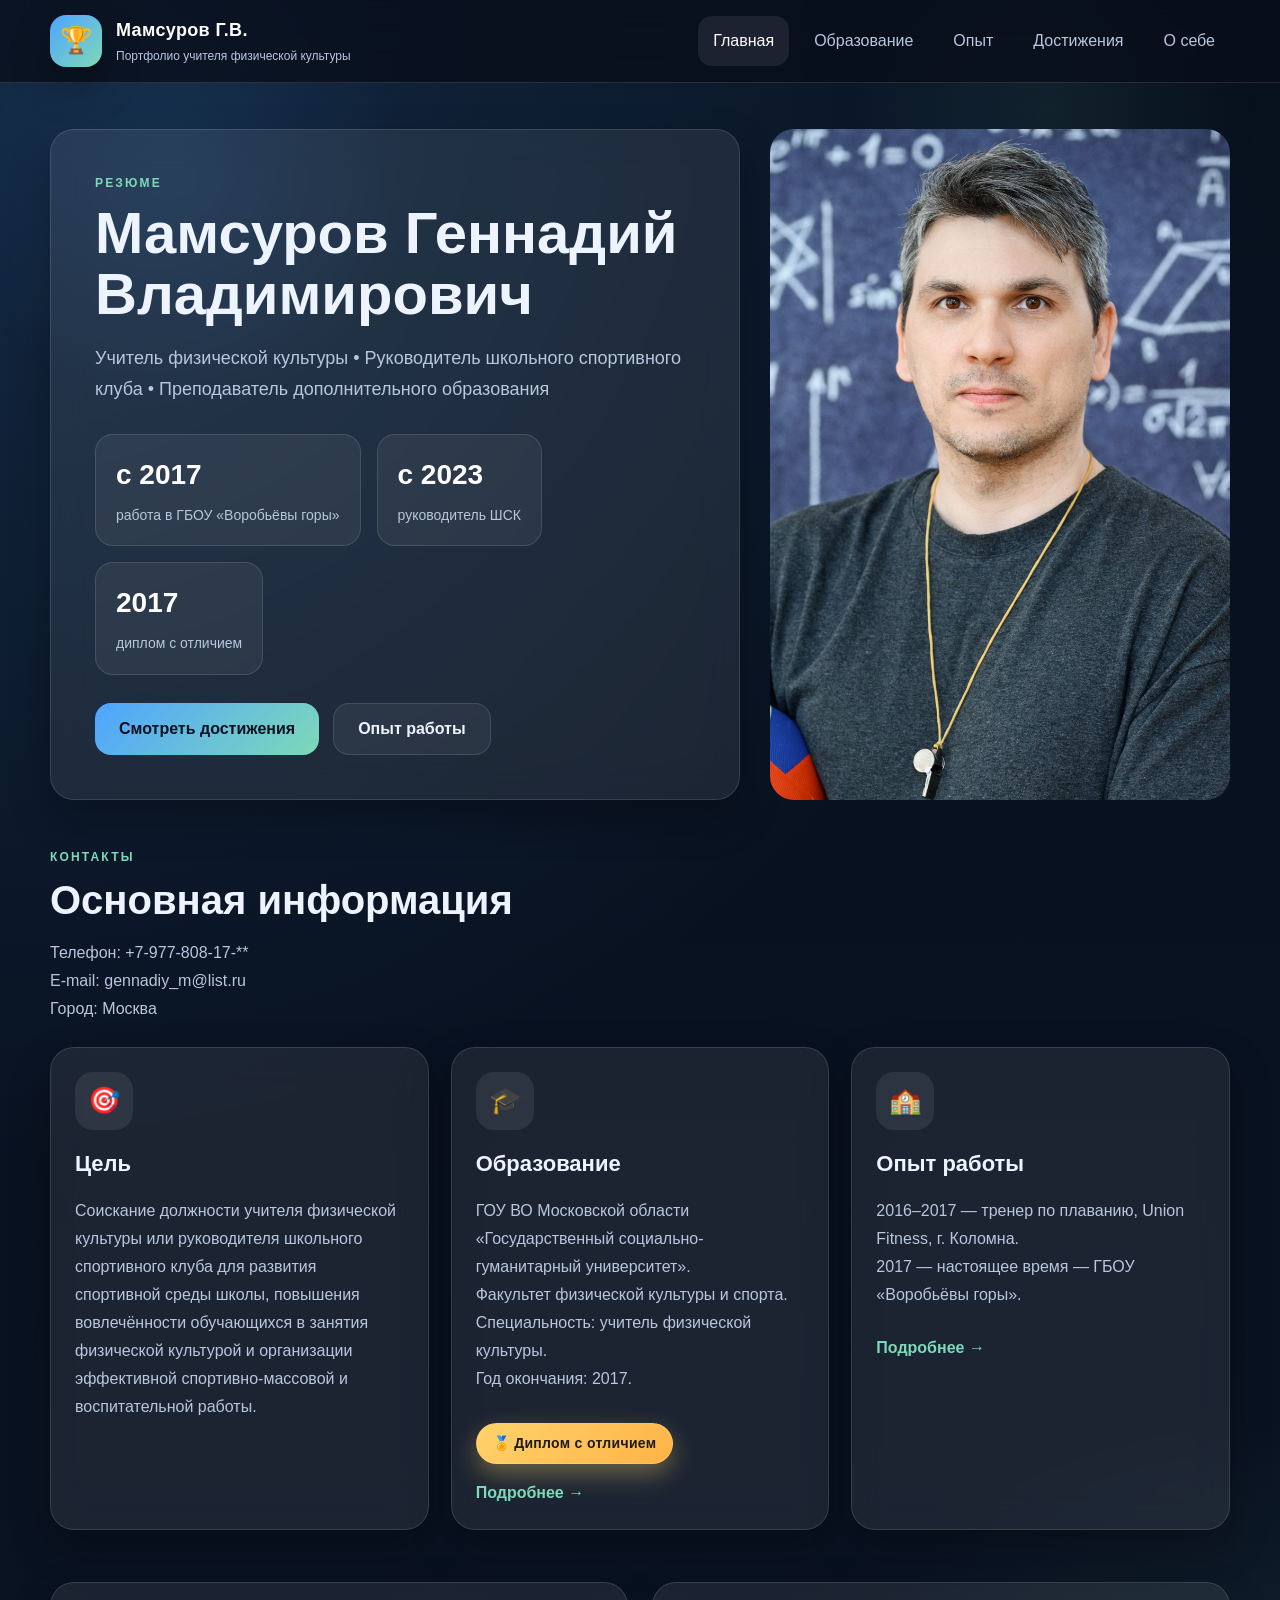
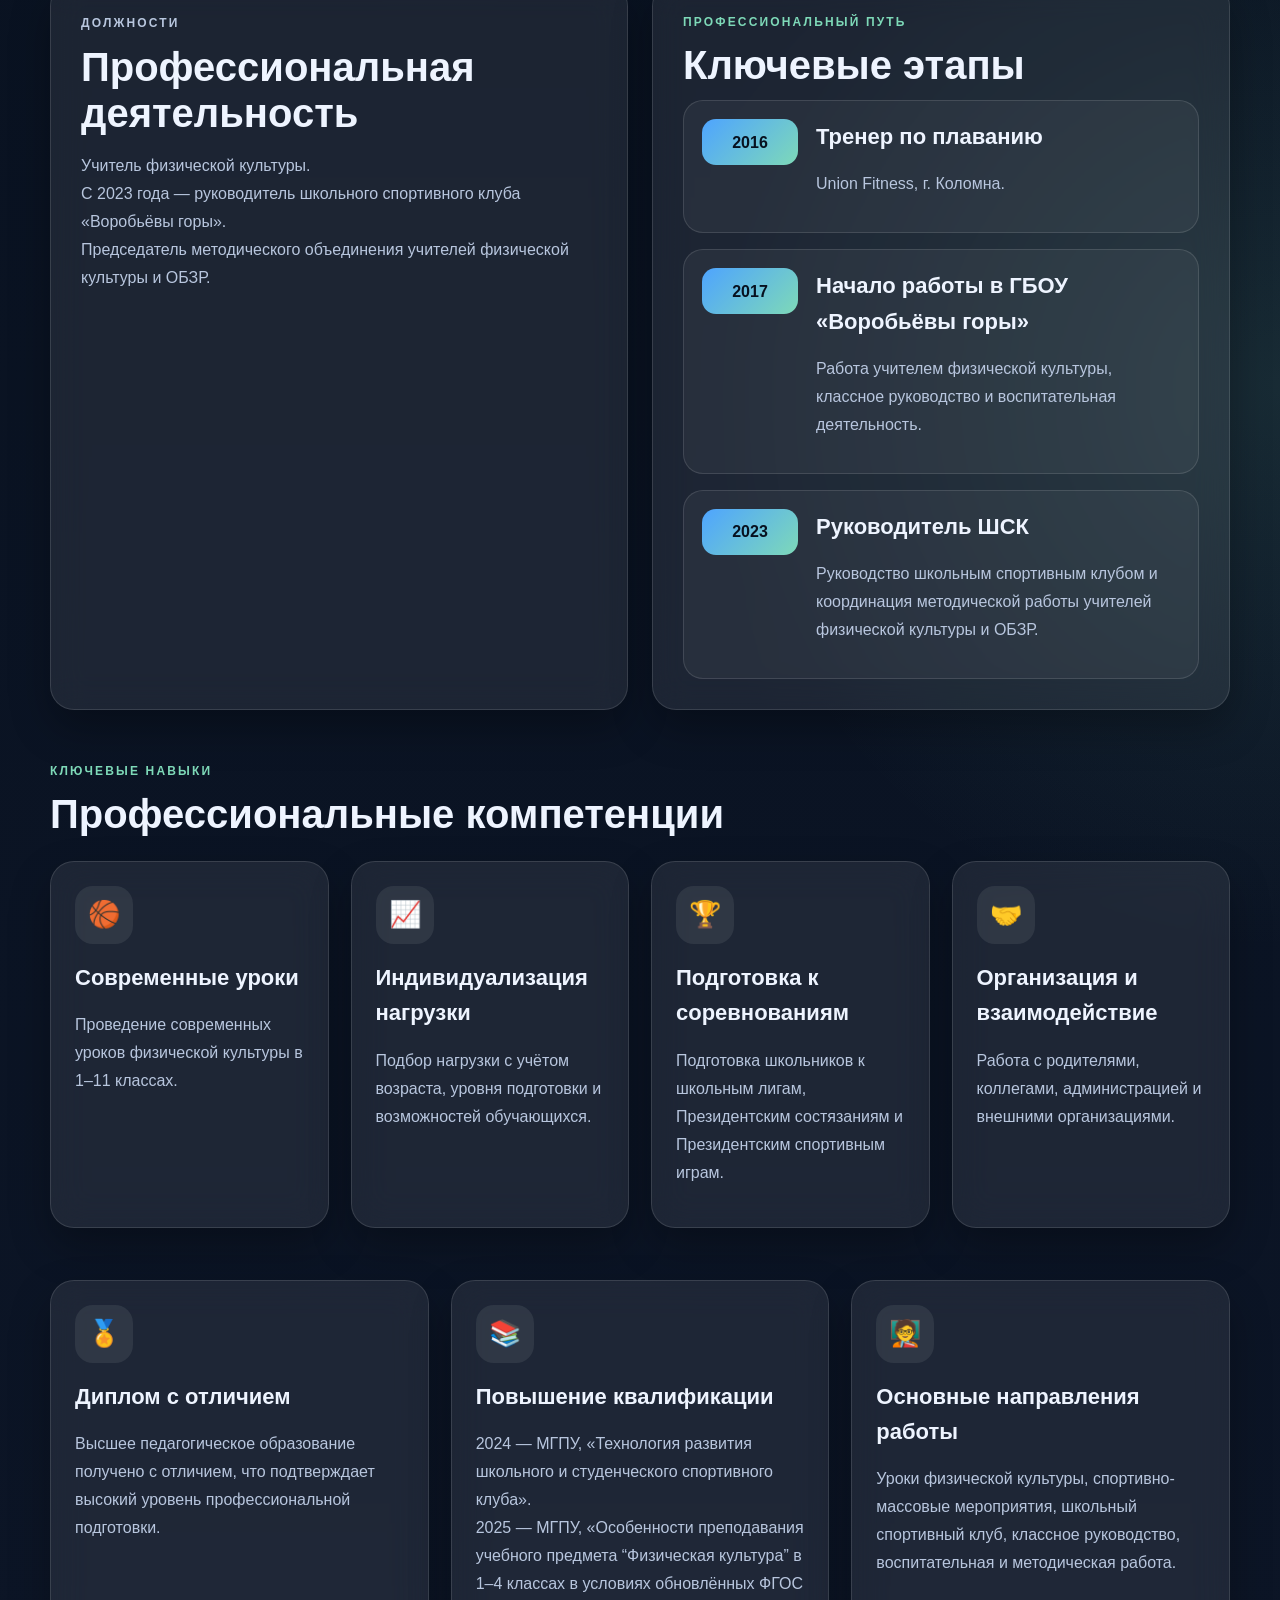
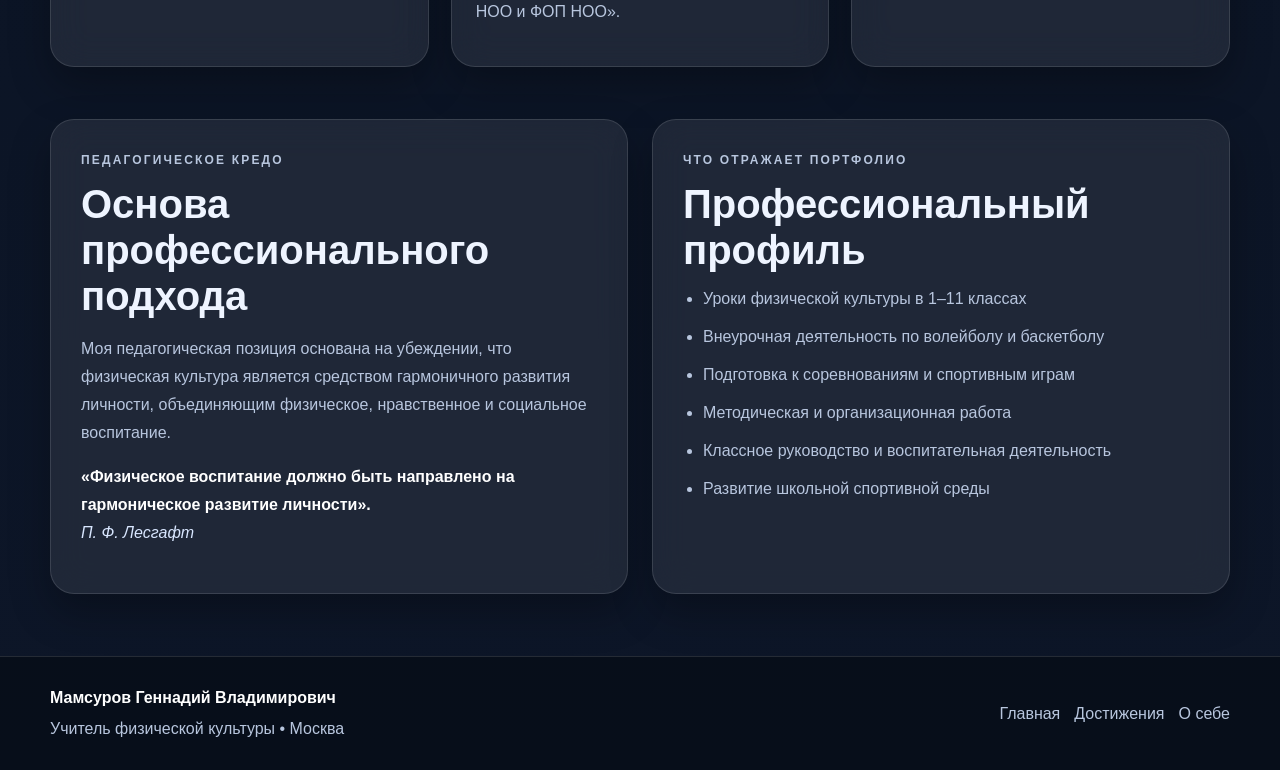
<file: index.html>
<!DOCTYPE html>
<html lang="ru">
<head>
  <meta charset="UTF-8" />
  <meta name="viewport" content="width=device-width, initial-scale=1.0" />
  <title>Мамсуров Геннадий Владимирович | Портфолио</title>
  <meta name="description" content="Портфолио учителя физической культуры Мамсурова Геннадия Владимировича." />
  <link rel="stylesheet" href="styles.css" />
</head>
<body>
  <div class="page-bg"></div>

  <header class="site-header">
    <div class="container header-row">
      <a href="index.html" class="brand">
        <span class="brand-badge">🏆</span>
        <span>
          <strong>Мамсуров Г.В.</strong>
          <small>Портфолио учителя физической культуры</small>
        </span>
      </a>

      <button class="burger" id="burger" aria-label="Открыть меню">
        <span></span><span></span><span></span>
      </button>

      <nav class="main-nav" id="mainNav">
        <a class="active" href="index.html">Главная</a>
        <a href="diploma.html">Образование</a>
        <a href="courses.html">Опыт</a>
        <a href="achievements.html">Достижения</a>
        <a href="life.html">О себе</a>
      </nav>
    </div>
  </header>
  <main>
    <section class="hero container">
      <div class="hero-content glass reveal">
        <p class="section-kicker">Резюме</p>
        <h1>Мамсуров Геннадий Владимирович</h1>
        <p class="hero-text">
          Учитель физической культуры • Руководитель школьного спортивного клуба •
          Преподаватель дополнительного образования
        </p>

        <div class="hero-stats">
          <div class="stat">
            <strong>с 2017</strong>
            <span>работа в ГБОУ «Воробьёвы горы»</span>
          </div>
          <div class="stat">
            <strong>с 2023</strong>
            <span>руководитель ШСК</span>
          </div>
          <div class="stat">
            <strong>2017</strong>
            <span>диплом с отличием</span>
          </div>
        </div>

        <div class="hero-actions">
          <a class="btn btn-primary" href="achievements.html">Смотреть достижения</a>
          <a class="btn btn-secondary" href="courses.html">Опыт работы</a>
        </div>
      </div>

      <div class="hero-photo reveal delay-1">
        <img src="img/hero.jpg" alt="Мамсуров Геннадий Владимирович" />
      </div>
    </section>

    <section class="container section">
      <div class="section-head reveal">
        <p class="section-kicker">Контакты</p>
        <h2>Основная информация</h2>
        <p class="section-text">
          Телефон: +7-977-808-17-**<br />
          E-mail: gennadiy_m@list.ru<br />
          Город: Москва
        </p>
      </div>

      <div class="feature-grid">
        <article class="feature-card glass reveal">
          <div class="feature-icon">🎯</div>
          <h3>Цель</h3>
          <p>
            Соискание должности учителя физической культуры или руководителя школьного спортивного клуба
            для развития спортивной среды школы, повышения вовлечённости обучающихся в занятия
            физической культурой и организации эффективной спортивно-массовой и воспитательной работы.
          </p>
        </article>

        <article class="feature-card glass reveal delay-1">
          <div class="feature-icon">🎓</div>
          <h3>Образование</h3>
          <p>
            ГОУ ВО Московской области «Государственный социально-гуманитарный университет».<br />
            Факультет физической культуры и спорта.<br />
            Специальность: учитель физической культуры.<br />
            Год окончания: 2017.
          </p>

          <div class="honor-badge">🏅 Диплом с отличием</div>

          <br />
          <a href="diploma.html" class="text-link" style="margin-top:16px;">Подробнее →</a>
        </article>

        <article class="feature-card glass reveal delay-2">
          <div class="feature-icon">🏫</div>
          <h3>Опыт работы</h3>
          <p>
            2016–2017 — тренер по плаванию, Union Fitness, г. Коломна.<br />
            2017 — настоящее время — ГБОУ «Воробьёвы горы».
          </p>
          <a href="courses.html" class="text-link">Подробнее →</a>
        </article>
      </div>
    </section>

    <section class="container section">
      <div class="two-columns">
        <div class="glass info-card reveal">
          <p class="section-kicker">Должности</p>
          <h2>Профессиональная деятельность</h2>
          <p>
            Учитель физической культуры.<br />
            С 2023 года — руководитель школьного спортивного клуба «Воробьёвы горы».<br />
            Председатель методического объединения учителей физической культуры и ОБЗР.
          </p>
        </div>

        <div class="glass timeline-card reveal delay-1">
          <p class="section-kicker">Профессиональный путь</p>
          <h2>Ключевые этапы</h2>

          <div class="timeline">
            <div class="timeline-item">
              <span class="timeline-year">2016</span>
              <div>
                <h3>Тренер по плаванию</h3>
                <p>Union Fitness, г. Коломна.</p>
              </div>
            </div>

            <div class="timeline-item">
              <span class="timeline-year">2017</span>
              <div>
                <h3>Начало работы в ГБОУ «Воробьёвы горы»</h3>
                <p>Работа учителем физической культуры, классное руководство и воспитательная деятельность.</p>
              </div>
            </div>

            <div class="timeline-item">
              <span class="timeline-year">2023</span>
              <div>
                <h3>Руководитель ШСК</h3>
                <p>Руководство школьным спортивным клубом и координация методической работы учителей физической культуры и ОБЗР.</p>
              </div>
            </div>
          </div>
        </div>
      </div>
    </section>

    <section class="container section">
      <div class="section-head reveal">
        <p class="section-kicker">Ключевые навыки</p>
        <h2>Профессиональные компетенции</h2>
      </div>

      <div class="quick-grid">
        <div class="quick-card glass reveal">
          <span>🏀</span>
          <h3>Современные уроки</h3>
          <p>Проведение современных уроков физической культуры в 1–11 классах.</p>
        </div>

        <div class="quick-card glass reveal delay-1">
          <span>📈</span>
          <h3>Индивидуализация нагрузки</h3>
          <p>Подбор нагрузки с учётом возраста, уровня подготовки и возможностей обучающихся.</p>
        </div>

        <div class="quick-card glass reveal delay-2">
          <span>🏆</span>
          <h3>Подготовка к соревнованиям</h3>
          <p>Подготовка школьников к школьным лигам, Президентским состязаниям и Президентским спортивным играм.</p>
        </div>

        <div class="quick-card glass reveal delay-3">
          <span>🤝</span>
          <h3>Организация и взаимодействие</h3>
          <p>Работа с родителями, коллегами, администрацией и внешними организациями.</p>
        </div>
      </div>
    </section>

    <section class="container section">
      <div class="feature-grid">
        <article class="feature-card glass reveal">
          <div class="feature-icon">🏅</div>
          <h3>Диплом с отличием</h3>
          <p>
            Высшее педагогическое образование получено с отличием, что подтверждает
            высокий уровень профессиональной подготовки.
          </p>
        </article>

        <article class="feature-card glass reveal delay-1">
          <div class="feature-icon">📚</div>
          <h3>Повышение квалификации</h3>
          <p>
            2024 — МГПУ, «Технология развития школьного и студенческого спортивного клуба».<br />
            2025 — МГПУ, «Особенности преподавания учебного предмета “Физическая культура” в 1–4 классах в условиях обновлённых ФГОС НОО и ФОП НОО».
          </p>
        </article>

        <article class="feature-card glass reveal delay-2">
          <div class="feature-icon">🧑‍🏫</div>
          <h3>Основные направления работы</h3>
          <p>
            Уроки физической культуры, спортивно-массовые мероприятия, школьный спортивный клуб,
            классное руководство, воспитательная и методическая работа.
          </p>
        </article>
      </div>
    </section>

    <section class="container section">
      <div class="two-columns">
        <div class="glass info-card reveal">
          <p class="section-kicker">Педагогическое кредо</p>
          <h2>Основа профессионального подхода</h2>
          <p>
            Моя педагогическая позиция основана на убеждении, что физическая культура
            является средством гармоничного развития личности, объединяющим физическое,
            нравственное и социальное воспитание.
          </p>
          <p>
            <strong>«Физическое воспитание должно быть направлено на гармоническое развитие личности».</strong><br />
            <em>П. Ф. Лесгафт</em>
          </p>
        </div>

        <div class="glass info-card reveal delay-1">
          <p class="section-kicker">Что отражает портфолио</p>
          <h2>Профессиональный профиль</h2>
          <ul class="pretty-list">
            <li>Уроки физической культуры в 1–11 классах</li>
            <li>Внеурочная деятельность по волейболу и баскетболу</li>
            <li>Подготовка к соревнованиям и спортивным играм</li>
            <li>Методическая и организационная работа</li>
            <li>Классное руководство и воспитательная деятельность</li>
            <li>Развитие школьной спортивной среды</li>
          </ul>
        </div>
      </div>
    </section>
  </main>

  <footer class="site-footer">
    <div class="container footer-row">
      <div>
        <strong>Мамсуров Геннадий Владимирович</strong>
        <p>Учитель физической культуры • Москва</p>
      </div>
      <div class="footer-links">
        <a href="index.html">Главная</a>
        <a href="achievements.html">Достижения</a>
        <a href="life.html">О себе</a>
      </div>
    </div>
  </footer>

  <script src="script.js"></script>
</body>
</html>
</file>
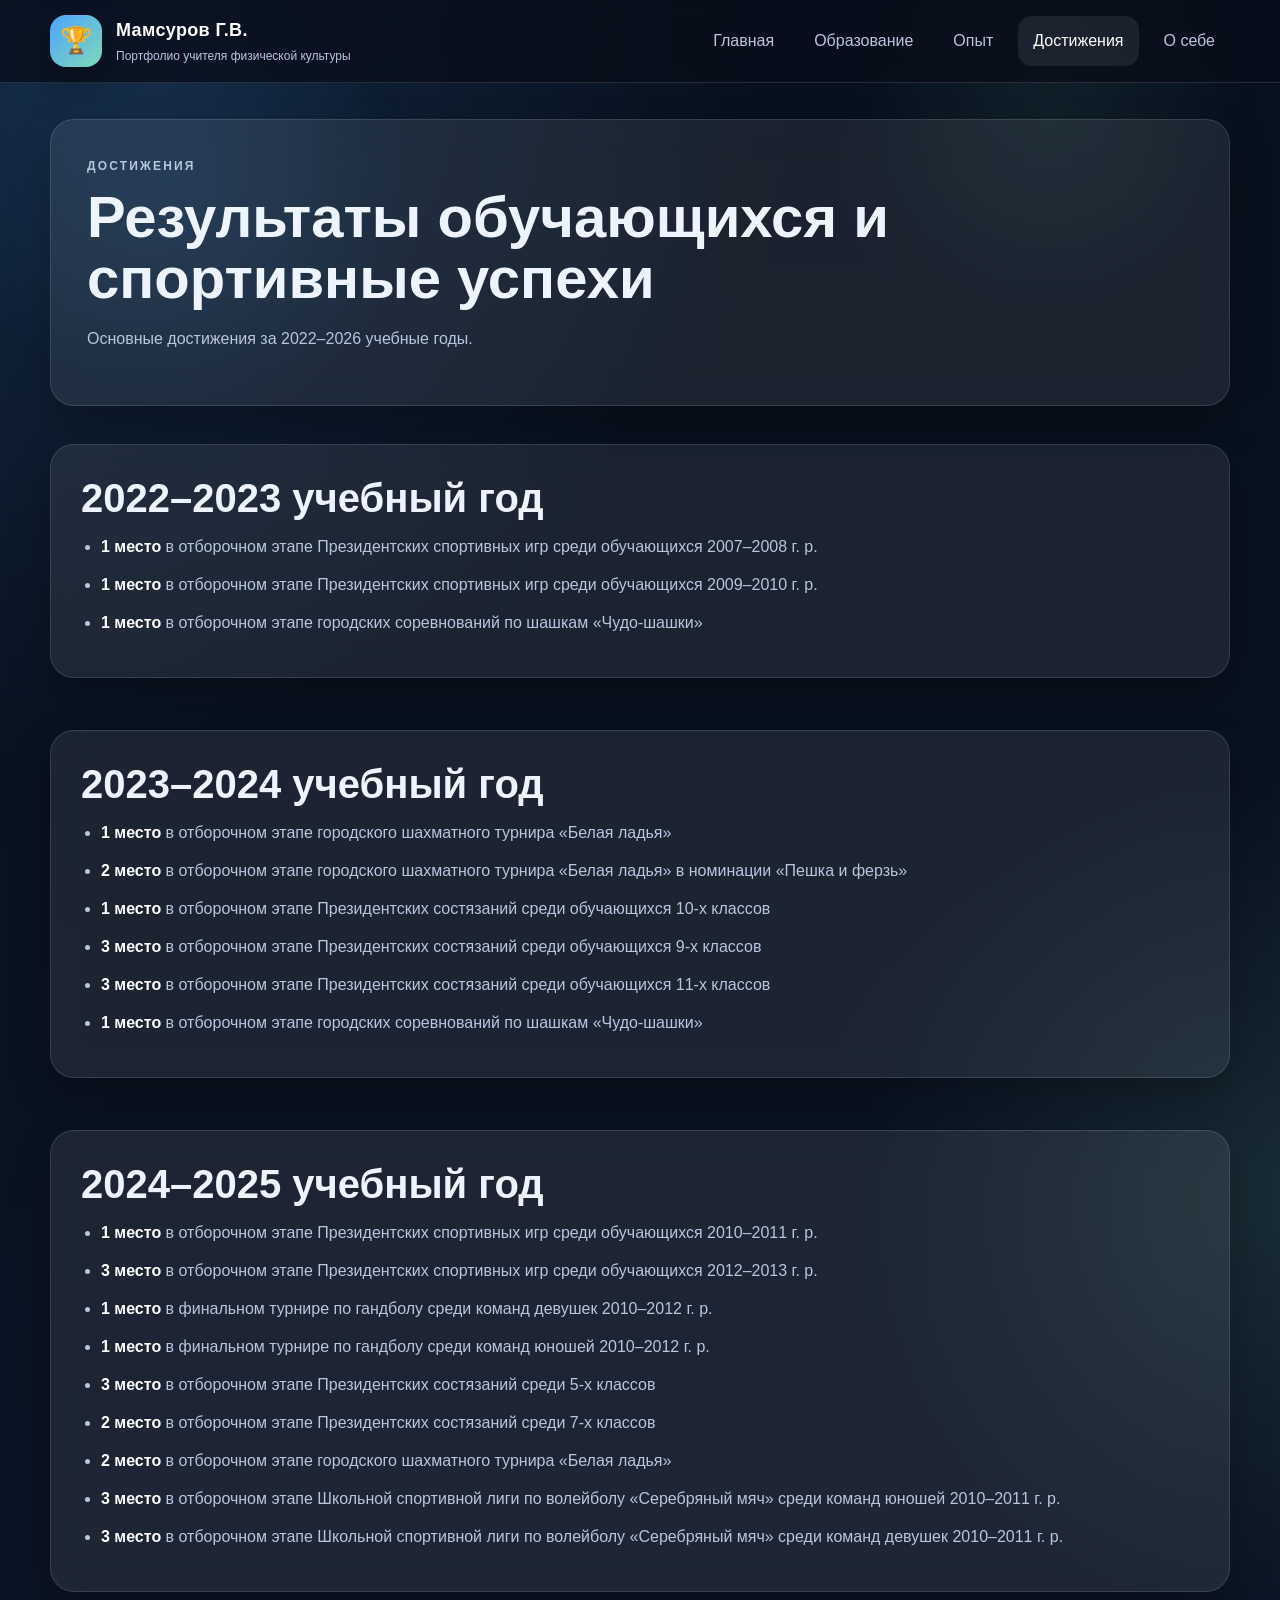
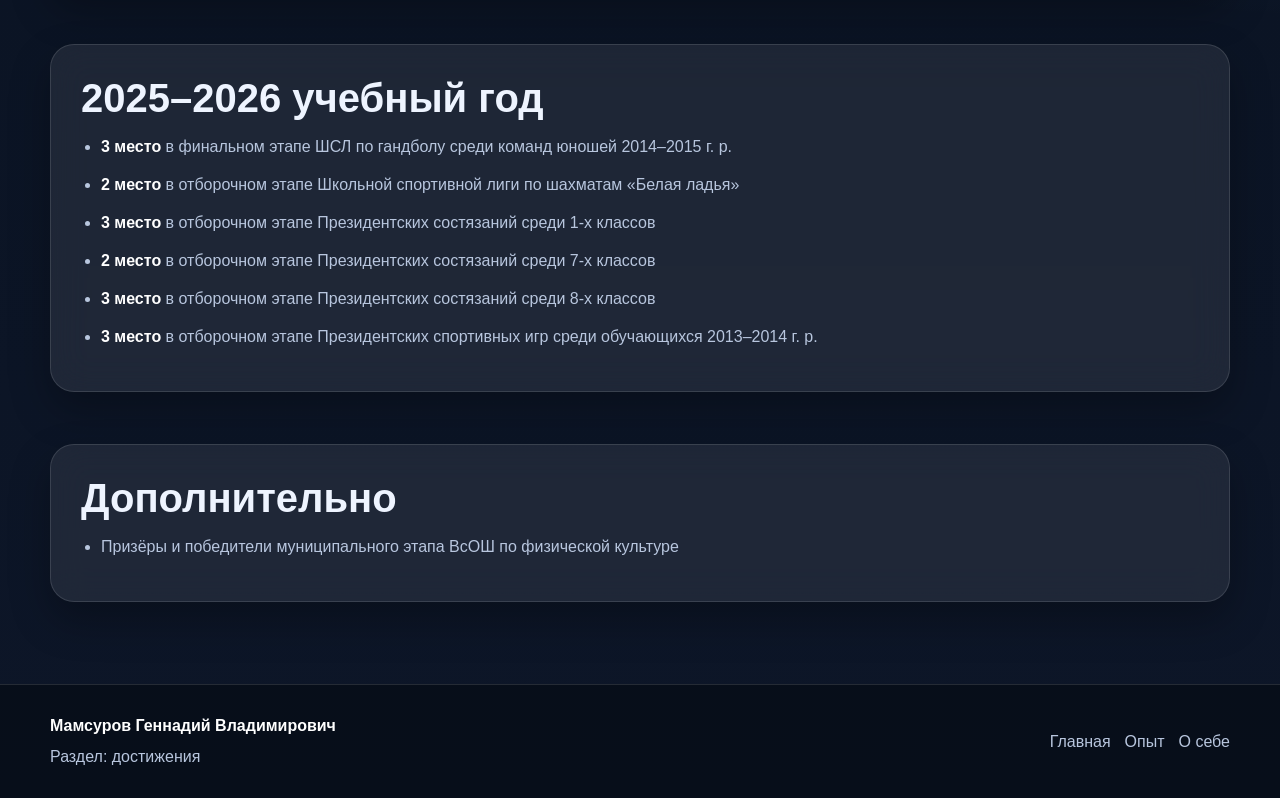
<file: achievements.html>
<!DOCTYPE html>
<html lang="ru">
<head>
  <meta charset="UTF-8" />
  <meta name="viewport" content="width=device-width, initial-scale=1.0" />
  <title>Достижения | Мамсуров Геннадий Владимирович</title>
  <link rel="stylesheet" href="styles.css" />
</head>
<body>
  <div class="page-bg"></div>

  <header class="site-header">
    <div class="container header-row">
      <a href="index.html" class="brand">
        <span class="brand-badge">🏆</span>
        <span>
          <strong>Мамсуров Г.В.</strong>
          <small>Портфолио учителя физической культуры</small>
        </span>
      </a>

      <button class="burger" id="burger" aria-label="Открыть меню">
        <span></span><span></span><span></span>
      </button>

      <nav class="main-nav" id="mainNav">
        <a href="index.html">Главная</a>
        <a href="diploma.html">Образование</a>
        <a href="courses.html">Опыт</a>
        <a class="active" href="achievements.html">Достижения</a>
        <a href="life.html">О себе</a>
      </nav>
    </div>
  </header>

  <main class="container inner-page">
    <section class="page-hero glass reveal">
      <p class="section-kicker">Достижения</p>
      <h1>Результаты обучающихся и спортивные успехи</h1>
      <p>Основные достижения за 2022–2026 учебные годы.</p>
    </section>

    <section class="section">
      <div class="glass text-panel reveal">
        <h2>2022–2023 учебный год</h2>
        <ul class="pretty-list">
          <li><strong>1 место</strong> в отборочном этапе Президентских спортивных игр среди обучающихся 2007–2008 г. р.</li>
          <li><strong>1 место</strong> в отборочном этапе Президентских спортивных игр среди обучающихся 2009–2010 г. р.</li>
          <li><strong>1 место</strong> в отборочном этапе городских соревнований по шашкам «Чудо-шашки»</li>
        </ul>
      </div>
    </section>

    <section class="section">
      <div class="glass text-panel reveal delay-1">
        <h2>2023–2024 учебный год</h2>
        <ul class="pretty-list">
          <li><strong>1 место</strong> в отборочном этапе городского шахматного турнира «Белая ладья»</li>
          <li><strong>2 место</strong> в отборочном этапе городского шахматного турнира «Белая ладья» в номинации «Пешка и ферзь»</li>
          <li><strong>1 место</strong> в отборочном этапе Президентских состязаний среди обучающихся 10-х классов</li>
          <li><strong>3 место</strong> в отборочном этапе Президентских состязаний среди обучающихся 9-х классов</li>
          <li><strong>3 место</strong> в отборочном этапе Президентских состязаний среди обучающихся 11-х классов</li>
          <li><strong>1 место</strong> в отборочном этапе городских соревнований по шашкам «Чудо-шашки»</li>
        </ul>
      </div>
    </section>

    <section class="section">
      <div class="glass text-panel reveal delay-2">
        <h2>2024–2025 учебный год</h2>
        <ul class="pretty-list">
          <li><strong>1 место</strong> в отборочном этапе Президентских спортивных игр среди обучающихся 2010–2011 г. р.</li>
          <li><strong>3 место</strong> в отборочном этапе Президентских спортивных игр среди обучающихся 2012–2013 г. р.</li>
          <li><strong>1 место</strong> в финальном турнире по гандболу среди команд девушек 2010–2012 г. р.</li>
          <li><strong>1 место</strong> в финальном турнире по гандболу среди команд юношей 2010–2012 г. р.</li>
          <li><strong>3 место</strong> в отборочном этапе Президентских состязаний среди 5-х классов</li>
          <li><strong>2 место</strong> в отборочном этапе Президентских состязаний среди 7-х классов</li>
          <li><strong>2 место</strong> в отборочном этапе городского шахматного турнира «Белая ладья»</li>
          <li><strong>3 место</strong> в отборочном этапе Школьной спортивной лиги по волейболу «Серебряный мяч» среди команд юношей 2010–2011 г. р.</li>
          <li><strong>3 место</strong> в отборочном этапе Школьной спортивной лиги по волейболу «Серебряный мяч» среди команд девушек 2010–2011 г. р.</li>
        </ul>
      </div>
    </section>

    <section class="section">
      <div class="glass text-panel reveal delay-3">
        <h2>2025–2026 учебный год</h2>
        <ul class="pretty-list">
          <li><strong>3 место</strong> в финальном этапе ШСЛ по гандболу среди команд юношей 2014–2015 г. р.</li>
          <li><strong>2 место</strong> в отборочном этапе Школьной спортивной лиги по шахматам «Белая ладья»</li>
          <li><strong>3 место</strong> в отборочном этапе Президентских состязаний среди 1-х классов</li>
          <li><strong>2 место</strong> в отборочном этапе Президентских состязаний среди 7-х классов</li>
          <li><strong>3 место</strong> в отборочном этапе Президентских состязаний среди 8-х классов</li>
          <li><strong>3 место</strong> в отборочном этапе Президентских спортивных игр среди обучающихся 2013–2014 г. р.</li>
        </ul>
      </div>
    </section>

    <section class="section">
      <div class="glass text-panel reveal">
        <h2>Дополнительно</h2>
        <ul class="pretty-list">
          <li>Призёры и победители муниципального этапа ВсОШ по физической культуре</li>
        </ul>
      </div>
    </section>
  </main>

  <footer class="site-footer">
    <div class="container footer-row">
      <div>
        <strong>Мамсуров Геннадий Владимирович</strong>
        <p>Раздел: достижения</p>
      </div>
      <div class="footer-links">
        <a href="index.html">Главная</a>
        <a href="courses.html">Опыт</a>
        <a href="life.html">О себе</a>
      </div>
    </div>
  </footer>

  <script src="script.js"></script>
</body>
</html>
</file>
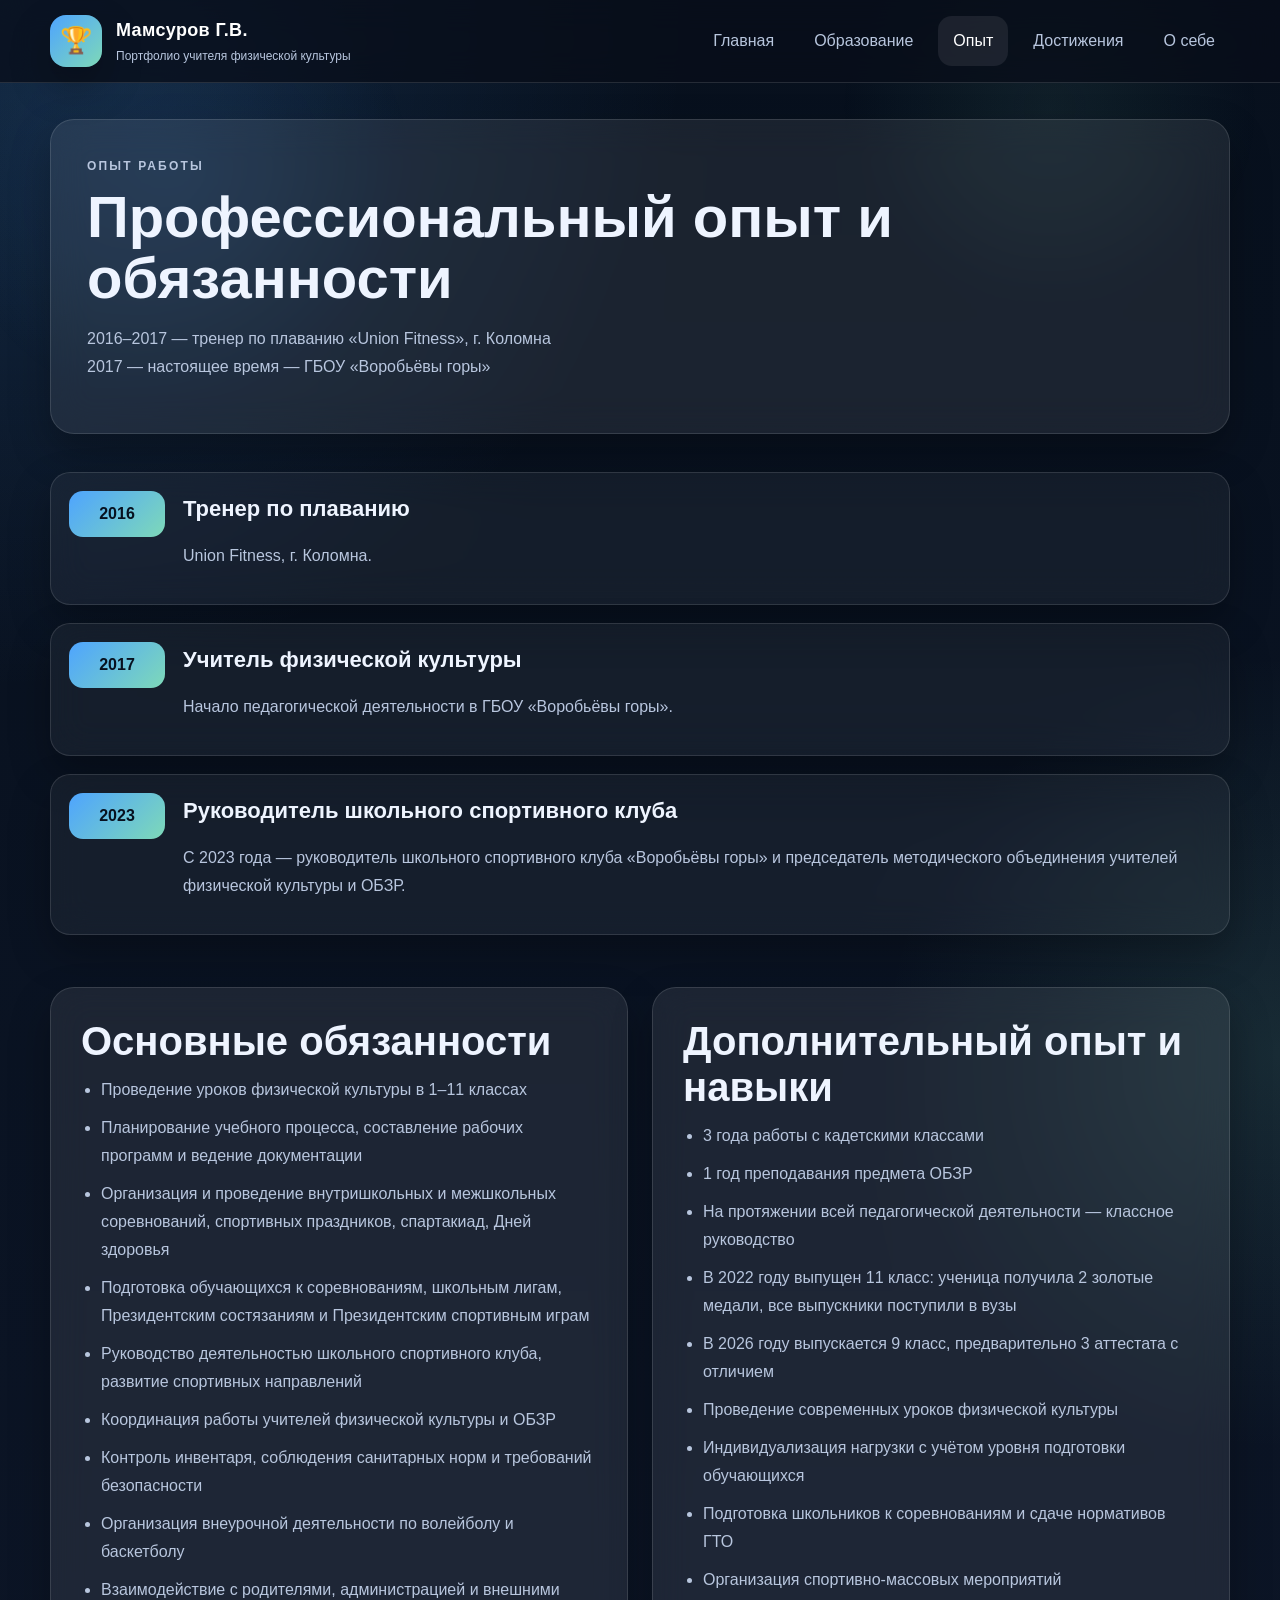
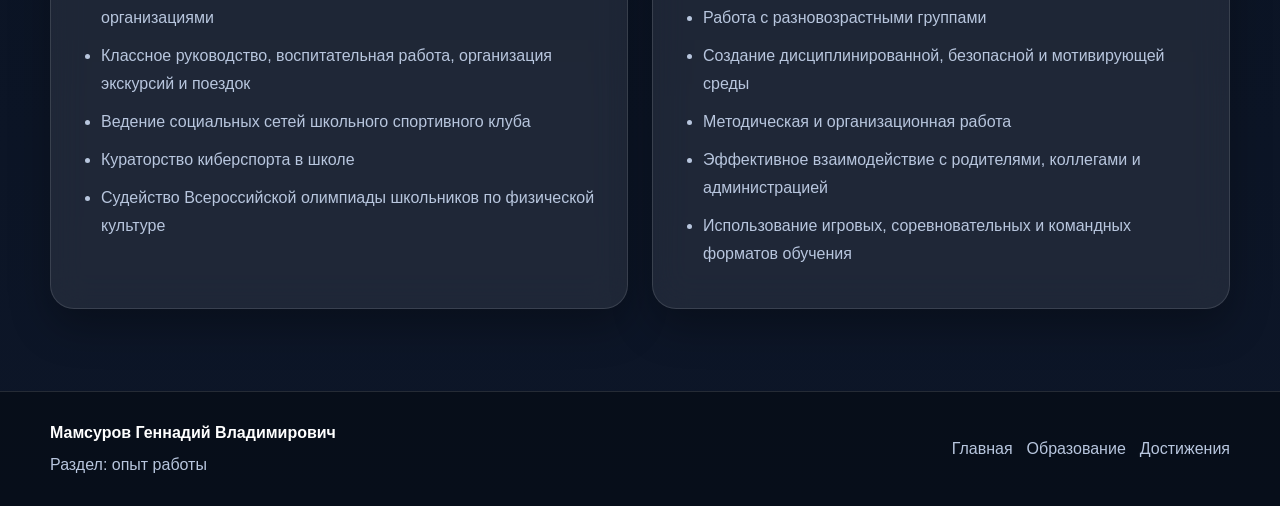
<file: courses.html>
<!DOCTYPE html>
<html lang="ru">
<head>
  <meta charset="UTF-8" />
  <meta name="viewport" content="width=device-width, initial-scale=1.0" />
  <title>Опыт работы | Мамсуров Геннадий Владимирович</title>
  <link rel="stylesheet" href="styles.css" />
</head>
<body>
  <div class="page-bg"></div>

  <header class="site-header">
    <div class="container header-row">
      <a href="index.html" class="brand">
        <span class="brand-badge">🏆</span>
        <span>
          <strong>Мамсуров Г.В.</strong>
          <small>Портфолио учителя физической культуры</small>
        </span>
      </a>

      <button class="burger" id="burger" aria-label="Открыть меню">
        <span></span><span></span><span></span>
      </button>

      <nav class="main-nav" id="mainNav">
        <a href="index.html">Главная</a>
        <a href="diploma.html">Образование</a>
        <a class="active" href="courses.html">Опыт</a>
        <a href="achievements.html">Достижения</a>
        <a href="life.html">О себе</a>
      </nav>
    </div>
  </header>

  <main class="container inner-page">
    <section class="page-hero glass reveal">
      <p class="section-kicker">Опыт работы</p>
      <h1>Профессиональный опыт и обязанности</h1>
      <p>
        2016–2017 — тренер по плаванию «Union Fitness», г. Коломна<br />
        2017 — настоящее время — ГБОУ «Воробьёвы горы»
      </p>
    </section>

    <section class="section">
      <div class="timeline large">
        <div class="timeline-item glass reveal">
          <span class="timeline-year">2016</span>
          <div>
            <h3>Тренер по плаванию</h3>
            <p>Union Fitness, г. Коломна.</p>
          </div>
        </div>

        <div class="timeline-item glass reveal delay-1">
          <span class="timeline-year">2017</span>
          <div>
            <h3>Учитель физической культуры</h3>
            <p>Начало педагогической деятельности в ГБОУ «Воробьёвы горы».</p>
          </div>
        </div>

        <div class="timeline-item glass reveal delay-2">
          <span class="timeline-year">2023</span>
          <div>
            <h3>Руководитель школьного спортивного клуба</h3>
            <p>С 2023 года — руководитель школьного спортивного клуба «Воробьёвы горы» и председатель методического объединения учителей физической культуры и ОБЗР.</p>
          </div>
        </div>
      </div>
    </section>

    <section class="section">
      <div class="two-columns">
        <div class="glass info-card reveal">
          <h2>Основные обязанности</h2>
          <ul class="pretty-list">
            <li>Проведение уроков физической культуры в 1–11 классах</li>
            <li>Планирование учебного процесса, составление рабочих программ и ведение документации</li>
            <li>Организация и проведение внутришкольных и межшкольных соревнований, спортивных праздников, спартакиад, Дней здоровья</li>
            <li>Подготовка обучающихся к соревнованиям, школьным лигам, Президентским состязаниям и Президентским спортивным играм</li>
            <li>Руководство деятельностью школьного спортивного клуба, развитие спортивных направлений</li>
            <li>Координация работы учителей физической культуры и ОБЗР</li>
            <li>Контроль инвентаря, соблюдения санитарных норм и требований безопасности</li>
            <li>Организация внеурочной деятельности по волейболу и баскетболу</li>
            <li>Взаимодействие с родителями, администрацией и внешними организациями</li>
            <li>Классное руководство, воспитательная работа, организация экскурсий и поездок</li>
            <li>Ведение социальных сетей школьного спортивного клуба</li>
            <li>Кураторство киберспорта в школе</li>
            <li>Судейство Всероссийской олимпиады школьников по физической культуре</li>
          </ul>
        </div>

        <div class="glass info-card reveal delay-1">
          <h2>Дополнительный опыт и навыки</h2>
          <ul class="pretty-list">
            <li>3 года работы с кадетскими классами</li>
            <li>1 год преподавания предмета ОБЗР</li>
            <li>На протяжении всей педагогической деятельности — классное руководство</li>
            <li>В 2022 году выпущен 11 класс: ученица получила 2 золотые медали, все выпускники поступили в вузы</li>
            <li>В 2026 году выпускается 9 класс, предварительно 3 аттестата с отличием</li>
            <li>Проведение современных уроков физической культуры</li>
            <li>Индивидуализация нагрузки с учётом уровня подготовки обучающихся</li>
            <li>Подготовка школьников к соревнованиям и сдаче нормативов ГТО</li>
            <li>Организация спортивно-массовых мероприятий</li>
            <li>Работа с разновозрастными группами</li>
            <li>Создание дисциплинированной, безопасной и мотивирующей среды</li>
            <li>Методическая и организационная работа</li>
            <li>Эффективное взаимодействие с родителями, коллегами и администрацией</li>
            <li>Использование игровых, соревновательных и командных форматов обучения</li>
          </ul>
        </div>
      </div>
    </section>
  </main>

  <footer class="site-footer">
    <div class="container footer-row">
      <div>
        <strong>Мамсуров Геннадий Владимирович</strong>
        <p>Раздел: опыт работы</p>
      </div>
      <div class="footer-links">
        <a href="index.html">Главная</a>
        <a href="diploma.html">Образование</a>
        <a href="achievements.html">Достижения</a>
      </div>
    </div>
  </footer>

  <script src="script.js"></script>
</body>
</html>
</file>
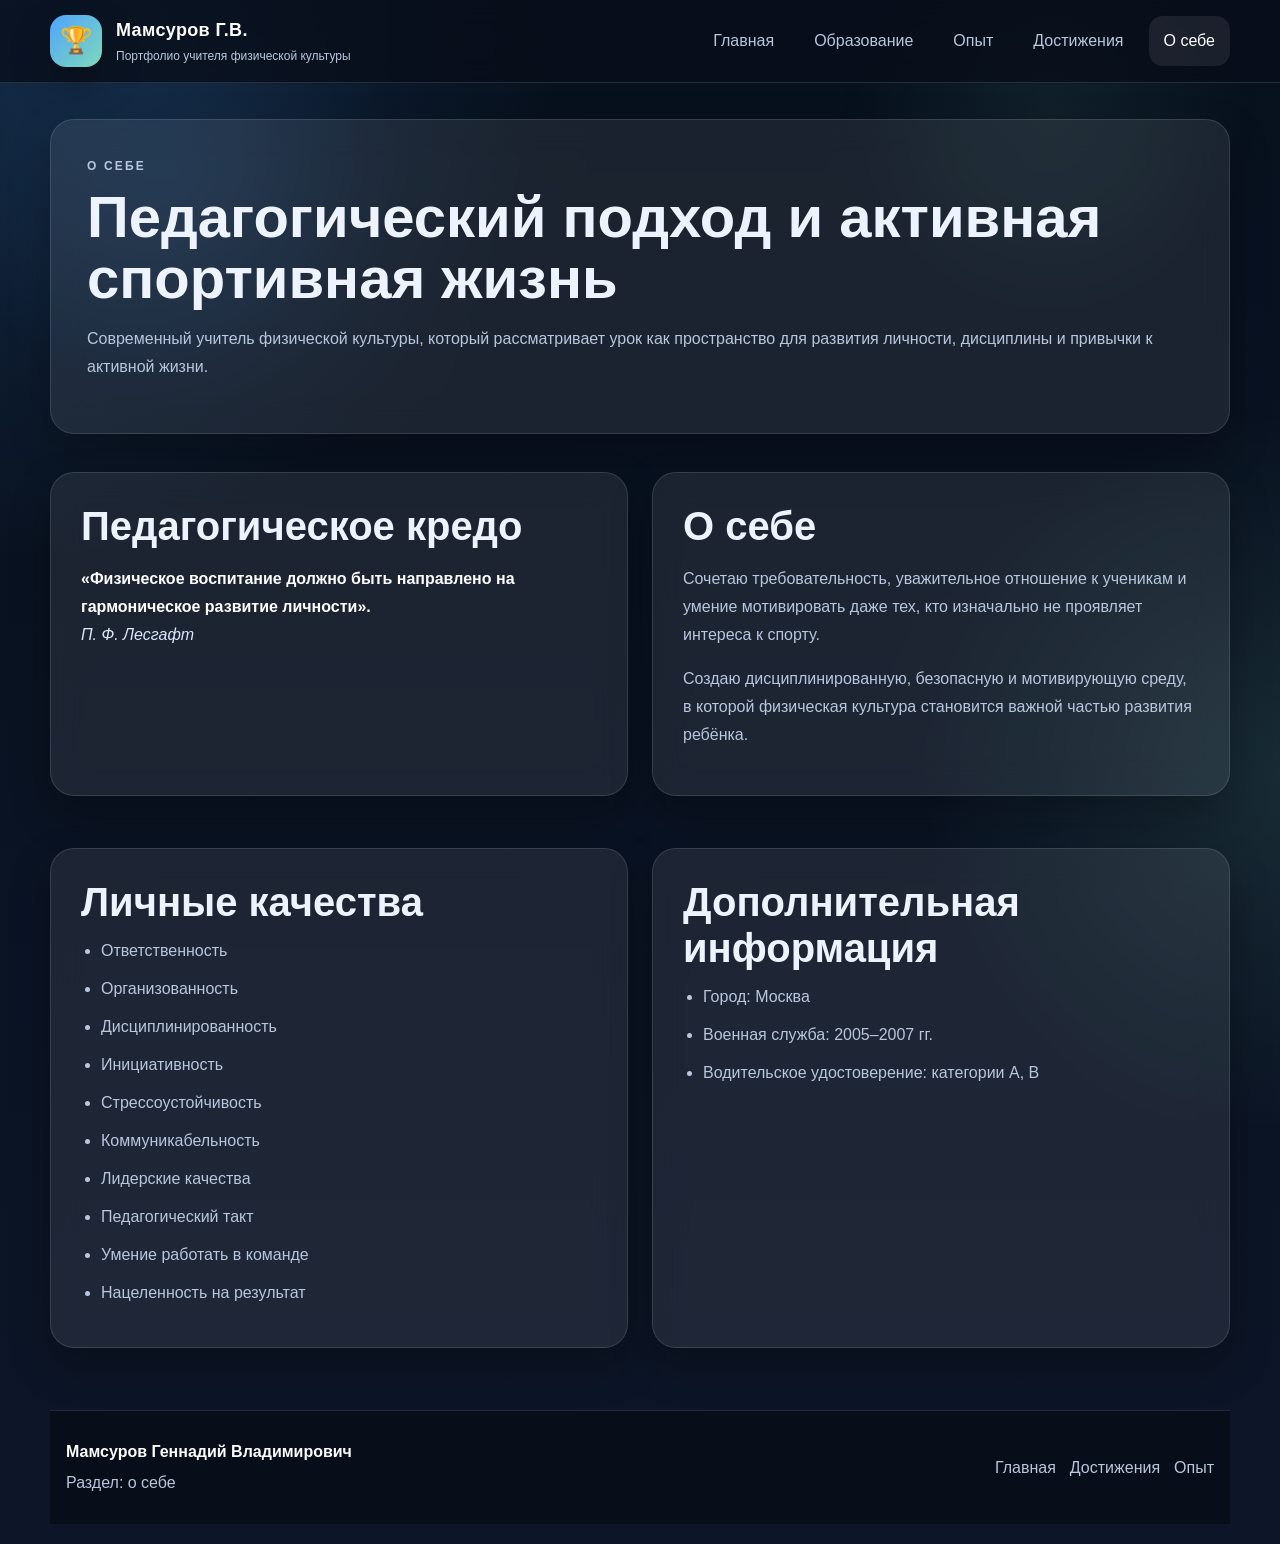
<file: life.html>
<!DOCTYPE html>
<html lang="ru">
<head>
  <meta charset="UTF-8" />
  <meta name="viewport" content="width=device-width, initial-scale=1.0" />
  <title>О себе | Мамсуров Геннадий Владимирович</title>
  <link rel="stylesheet" href="styles.css" />
</head>
<body>
  <div class="page-bg"></div>

  <header class="site-header">
    <div class="container header-row">
      <a href="index.html" class="brand">
        <span class="brand-badge">🏆</span>
        <span>
          <strong>Мамсуров Г.В.</strong>
          <small>Портфолио учителя физической культуры</small>
        </span>
      </a>

      <button class="burger" id="burger" aria-label="Открыть меню">
        <span></span><span></span><span></span>
      </button>

      <nav class="main-nav" id="mainNav">
        <a href="index.html">Главная</a>
        <a href="diploma.html">Образование</a>
        <a href="courses.html">Опыт</a>
        <a href="achievements.html">Достижения</a>
        <a class="active" href="life.html">О себе</a>
      </nav>
    </div>
  </header>

  <main class="container inner-page">
    <section class="page-hero glass reveal">
      <p class="section-kicker">О себе</p>
      <h1>Педагогический подход и активная спортивная жизнь</h1>
      <p>
        Современный учитель физической культуры, который рассматривает урок как пространство
        для развития личности, дисциплины и привычки к активной жизни.
      </p>
    </section>

    <section class="section">
      <div class="two-columns">
        <div class="glass info-card reveal">
          <h2>Педагогическое кредо</h2>
          <p>
            <strong>«Физическое воспитание должно быть направлено на гармоническое развитие личности».</strong><br />
            <em>П. Ф. Лесгафт</em>
          </p>
        </div>

        <div class="glass info-card reveal delay-1">
          <h2>О себе</h2>
          <p>
            Сочетаю требовательность, уважительное отношение к ученикам и умение мотивировать
            даже тех, кто изначально не проявляет интереса к спорту.
          </p>
          <p>
            Создаю дисциплинированную, безопасную и мотивирующую среду,
            в которой физическая культура становится важной частью развития ребёнка.
          </p>
        </div>
      </div>
    </section>

    <section class="section">
      <div class="two-columns">
        <div class="glass info-card reveal">
          <h2>Личные качества</h2>
          <ul class="pretty-list">
            <li>Ответственность</li>
            <li>Организованность</li>
            <li>Дисциплинированность</li>
            <li>Инициативность</li>
            <li>Стрессоустойчивость</li>
            <li>Коммуникабельность</li>
            <li>Лидерские качества</li>
            <li>Педагогический такт</li>
            <li>Умение работать в команде</li>
            <li>Нацеленность на результат</li>
          </ul>
        </div>

        <div class="glass info-card reveal delay-1">
          <h2>Дополнительная информация</h2>
          <ul class="pretty-list">
            <li>Город: Москва</li>
            <li>Военная служба: 2005–2007 гг.</li>
            <li>Водительское удостоверение: категории A, B</li>
          </ul>
        </div>
      </div>
    </section>

  <footer class="site-footer">
    <div class="container footer-row">
      <div>
        <strong>Мамсуров Геннадий Владимирович</strong>
        <p>Раздел: о себе</p>
      </div>
      <div class="footer-links">
        <a href="index.html">Главная</a>
        <a href="achievements.html">Достижения</a>
        <a href="courses.html">Опыт</a>
      </div>
    </div>
  </footer>

  <script src="script.js"></script>
</body>
</html>
</file>
<file: styles.css>
:root {
  --bg: #0a1220;
  --bg-soft: #101a2d;
  --panel: rgba(255, 255, 255, 0.08);
  --panel-strong: rgba(255, 255, 255, 0.12);
  --text: #eef4ff;
  --muted: #b8c6de;
  --accent: #4ea4ff;
  --accent-2: #7ed9b8;
  --accent-3: #ffd36b;
  --border: rgba(255, 255, 255, 0.12);
  --shadow: 0 18px 40px rgba(0, 0, 0, 0.28);
  --radius: 24px;
  --radius-sm: 18px;
  --container: 1180px;
}

* {
  box-sizing: border-box;
}

html {
  scroll-behavior: smooth;
}

body {
  margin: 0;
  font-family: "Segoe UI", Arial, Helvetica, sans-serif;
  color: var(--text);
  background:
    radial-gradient(circle at top left, rgba(78, 164, 255, 0.18), transparent 28%),
    radial-gradient(circle at right center, rgba(126, 217, 184, 0.12), transparent 24%),
    linear-gradient(180deg, #07101d 0%, #0d1628 100%);
  min-height: 100vh;
  line-height: 1.6;
}

img {
  max-width: 100%;
  display: block;
}

a {
  color: inherit;
  text-decoration: none;
}

.page-bg {
  position: fixed;
  inset: 0;
  pointer-events: none;
  background:
    radial-gradient(circle at 14% 20%, rgba(78, 164, 255, 0.09), transparent 18%),
    radial-gradient(circle at 82% 12%, rgba(126, 217, 184, 0.08), transparent 16%);
  z-index: -1;
}

.container {
  width: min(var(--container), calc(100% - 32px));
  margin: 0 auto;
}

.site-header {
  position: sticky;
  top: 0;
  z-index: 50;
  backdrop-filter: blur(16px);
  background: rgba(8, 14, 25, 0.76);
  border-bottom: 1px solid var(--border);
}

.header-row {
  display: flex;
  align-items: center;
  justify-content: space-between;
  min-height: 82px;
  gap: 20px;
}

.brand {
  display: flex;
  align-items: center;
  gap: 14px;
  min-width: 0;
}

.brand-badge {
  width: 52px;
  height: 52px;
  border-radius: 16px;
  display: grid;
  place-items: center;
  background: linear-gradient(135deg, var(--accent), var(--accent-2));
  color: #08111f;
  font-size: 26px;
  box-shadow: var(--shadow);
  flex-shrink: 0;
}

.brand strong {
  display: block;
  font-size: 18px;
  letter-spacing: 0.02em;
}

.brand small {
  display: block;
  color: var(--muted);
  margin-top: 2px;
  font-size: 12px;
}

.main-nav {
  display: flex;
  align-items: center;
  gap: 10px;
}

.main-nav a {
  padding: 12px 15px;
  border-radius: 14px;
  color: var(--muted);
  transition: 0.25s ease;
  font-weight: 500;
}

.main-nav a:hover,
.main-nav a.active {
  color: #fff;
  background: rgba(255, 255, 255, 0.08);
}

.burger {
  display: none;
  width: 48px;
  height: 48px;
  border: 0;
  border-radius: 14px;
  background: rgba(255, 255, 255, 0.08);
  cursor: pointer;
  padding: 10px;
}

.burger span {
  display: block;
  height: 3px;
  margin: 5px 0;
  border-radius: 99px;
  background: white;
}

.hero {
  display: grid;
  grid-template-columns: 1.2fr 0.8fr;
  gap: 30px;
  padding: 46px 0 24px;
  align-items: stretch;
}

.glass {
  background: var(--panel);
  border: 1px solid var(--border);
  box-shadow: var(--shadow);
  backdrop-filter: blur(18px);
}

.hero-content,
.hero-photo,
.page-hero,
.info-card,
.timeline-card,
.feature-card,
.doc-card,
.text-panel,
.quick-card {
  border-radius: var(--radius);
}

.hero-content {
  padding: 44px;
}

.section-kicker {
  margin: 0 0 10px;
  color: var(--accent-2);
  text-transform: uppercase;
  letter-spacing: 0.18em;
  font-size: 12px;
  font-weight: 700;
}

.hero h1,
.page-hero h1 {
  margin: 0;
  font-size: clamp(34px, 5vw, 58px);
  line-height: 1.05;
}

.hero-text,
.section-text,
.page-hero p,
.info-card p,
.text-panel p,
.quick-card p,
.feature-card p,
.doc-card p,
.timeline-item p,
.pretty-list {
  color: var(--muted);
  line-height: 1.75;
}

.hero-text {
  font-size: 18px;
  max-width: 700px;
  margin: 18px 0 0;
}

.hero-stats {
  display: flex;
  flex-wrap: wrap;
  gap: 16px;
  margin: 28px 0;
}

.stat {
  min-width: 140px;
  padding: 18px 20px;
  border-radius: 18px;
  background: rgba(255, 255, 255, 0.06);
  border: 1px solid var(--border);
}

.stat strong {
  display: block;
  font-size: 28px;
  margin-bottom: 4px;
  color: #ffffff;
}

.stat span {
  color: var(--muted);
  font-size: 14px;
}

.hero-actions {
  display: flex;
  flex-wrap: wrap;
  gap: 14px;
}

.btn {
  display: inline-flex;
  align-items: center;
  justify-content: center;
  min-height: 52px;
  padding: 0 24px;
  border-radius: 16px;
  font-weight: 700;
  transition: transform 0.2s ease, opacity 0.2s ease;
}

.btn:hover {
  transform: translateY(-2px);
}

.btn-primary {
  background: linear-gradient(135deg, var(--accent), var(--accent-2));
  color: #07111f;
}

.btn-secondary {
  border: 1px solid var(--border);
  background: rgba(255, 255, 255, 0.06);
}

.hero-photo {
  overflow: hidden;
  min-height: 100%;
}

.hero-photo img {
  width: 100%;
  height: 100%;
  object-fit: cover;
}

.section {
  padding: 24px 0 28px;
}

.section-head {
  margin-bottom: 24px;
}

.section-head h2,
.info-card h2,
.timeline-card h2,
.text-panel h2 {
  margin: 0 0 12px;
  font-size: clamp(28px, 4vw, 40px);
  line-height: 1.15;
}

.feature-grid,
.cards-grid,
.quick-grid {
  display: grid;
  gap: 22px;
}

.feature-grid {
  grid-template-columns: repeat(3, 1fr);
}

.cards-grid {
  grid-template-columns: repeat(2, 1fr);
}

.quick-grid {
  grid-template-columns: repeat(4, 1fr);
}

.feature-card,
.quick-card,
.doc-card {
  padding: 24px;
}

.feature-card h3,
.quick-card h3,
.doc-card h3,
.timeline-item h3 {
  margin: 0 0 10px;
  font-size: 22px;
}

.feature-icon,
.quick-card span {
  display: inline-grid;
  place-items: center;
  width: 58px;
  height: 58px;
  margin-bottom: 16px;
  border-radius: 18px;
  background: rgba(255, 255, 255, 0.08);
  font-size: 26px;
}

.text-link {
  display: inline-block;
  margin-top: 10px;
  color: var(--accent-2);
  font-weight: 700;
}

.two-columns {
  display: grid;
  grid-template-columns: 1fr 1fr;
  gap: 24px;
}

.info-card,
.timeline-card,
.text-panel {
  padding: 30px;
}

.timeline {
  display: grid;
  gap: 16px;
}

.timeline.large {
  gap: 18px;
}

.timeline-item {
  display: grid;
  grid-template-columns: 96px 1fr;
  gap: 18px;
  align-items: start;
  padding: 18px;
  border-radius: 20px;
  background: rgba(255, 255, 255, 0.05);
  border: 1px solid var(--border);
}

.timeline-year {
  display: inline-flex;
  align-items: center;
  justify-content: center;
  min-height: 46px;
  padding: 0 12px;
  border-radius: 14px;
  background: linear-gradient(135deg, var(--accent), var(--accent-2));
  color: #07111f;
  font-weight: 700;
}

.inner-page {
  padding-top: 36px;
  padding-bottom: 20px;
}

.page-hero {
  padding: 36px;
  margin-bottom: 14px;
}

.doc-card {
  overflow: hidden;
  padding: 0;
}

.doc-card img {
  width: 100%;
  height: 260px;
  object-fit: cover;
}

.doc-card-body {
  padding: 22px;
}

.pretty-list {
  margin: 0;
  padding-left: 20px;
}

.pretty-list li {
  margin-bottom: 10px;
}

.site-footer {
  margin-top: 34px;
  border-top: 1px solid var(--border);
  background: rgba(6, 12, 22, 0.75);
}

.footer-row {
  display: flex;
  align-items: center;
  justify-content: space-between;
  gap: 20px;
  padding: 28px 0;
}

.footer-row p {
  margin: 6px 0 0;
  color: var(--muted);
}

.footer-links {
  display: flex;
  flex-wrap: wrap;
  gap: 14px;
}

.footer-links a {
  color: var(--muted);
}

.footer-links a:hover {
  color: #fff;
}

.reveal {
  opacity: 0;
  transform: translateY(24px);
  transition: opacity 0.7s ease, transform 0.7s ease;
}

.reveal.visible {
  opacity: 1;
  transform: translateY(0);
}

.delay-1 {
  transition-delay: 0.12s;
}

.delay-2 {
  transition-delay: 0.24s;
}

.delay-3 {
  transition-delay: 0.36s;
}

strong {
  color: #ffffff;
}

em {
  color: #d9e7ff;
}

@media (max-width: 980px) {
  .hero,
  .two-columns,
  .feature-grid,
  .cards-grid,
  .quick-grid {
    grid-template-columns: 1fr;
  }

  .hero-photo {
    min-height: 340px;
  }
}

@media (max-width: 820px) {
  .burger {
    display: block;
  }

  .main-nav {
    position: absolute;
    top: 78px;
    left: 16px;
    right: 16px;
    display: none;
    flex-direction: column;
    align-items: stretch;
    padding: 12px;
    border-radius: 20px;
    background: rgba(9, 16, 29, 0.96);
    border: 1px solid var(--border);
    box-shadow: var(--shadow);
  }

  .main-nav.open {
    display: flex;
  }

  .main-nav a {
    padding: 14px 16px;
  }
}

@media (max-width: 640px) {
  .container {
    width: min(var(--container), calc(100% - 20px));
  }

  .header-row {
    min-height: 72px;
  }

  .hero {
    padding-top: 24px;
  }

  .hero-content,
  .page-hero,
  .info-card,
  .timeline-card,
  .text-panel {
    padding: 22px;
  }

  .hero-actions {
    flex-direction: column;
  }

  .btn {
    width: 100%;
  }

  .timeline-item {
    grid-template-columns: 1fr;
  }

  .doc-card img {
    height: 220px;
  }

  .footer-row {
    flex-direction: column;
    align-items: flex-start;
  }
}
/* ===== БЕЙДЖ "ДИПЛОМ С ОТЛИЧИЕМ" ===== */

.honor-badge {
  display: inline-flex;
  align-items: center;
  gap: 8px;
  margin-top: 14px;
  padding: 8px 16px;
  border-radius: 999px;
  font-weight: 700;
  font-size: 14px;

  background: linear-gradient(135deg, #ffd36b, #ffb347);
  color: #1b1b1b;

  box-shadow: 0 10px 24px rgba(255, 211, 107, 0.35);
  border: 1px solid rgba(255, 211, 107, 0.4);

  letter-spacing: 0.3px;
}

/* лёгкий hover эффект */
.honor-badge:hover {
  transform: translateY(-2px);
  box-shadow: 0 14px 30px rgba(255, 211, 107, 0.45);
}

/* компактный вариант (если нужно) */
.honor-badge.small {
  font-size: 12px;
  padding: 6px 12px;
}
.cards-grid {
  grid-template-columns: repeat(auto-fit, minmax(280px, 1fr));
}
/* ===== КАРТИНКИ В КАРТОЧКАХ ===== */

.doc-card img {
  width: 100%;
  height: 320px;
  object-fit: contain;
  background: #0b1422;
  padding: 12px;
  cursor: zoom-in;
}

/* для фотографий из спортивной жизни */
.sport-photo img {
  object-fit: cover;
  background: #0b1422;
  padding: 0;
}

/* ===== LIGHTBOX ===== */

.lightbox {
  position: fixed;
  inset: 0;
  background: rgba(5, 10, 18, 0.92);
  display: flex;
  align-items: center;
  justify-content: center;
  padding: 30px;
  opacity: 0;
  visibility: hidden;
  transition: 0.25s ease;
  z-index: 9999;
}

.lightbox.open {
  opacity: 1;
  visibility: visible;
}

.lightbox-image {
  max-width: min(1100px, 92vw);
  max-height: 88vh;
  border-radius: 18px;
  box-shadow: 0 20px 60px rgba(0, 0, 0, 0.45);
  background: white;
}

.lightbox-close {
  position: absolute;
  top: 18px;
  right: 18px;
  width: 46px;
  height: 46px;
  border: 0;
  border-radius: 50%;
  cursor: pointer;
  font-size: 28px;
  line-height: 1;
  background: rgba(255, 255, 255, 0.12);
  color: white;
}

.lightbox-close:hover {
  background: rgba(255, 255, 255, 0.2);
}

@media (max-width: 640px) {
  .doc-card img {
    height: 240px;
  }

  .lightbox {
    padding: 16px;
  }

  .lightbox-image {
    max-width: 96vw;
    max-height: 82vh;
  }
}
</file>
